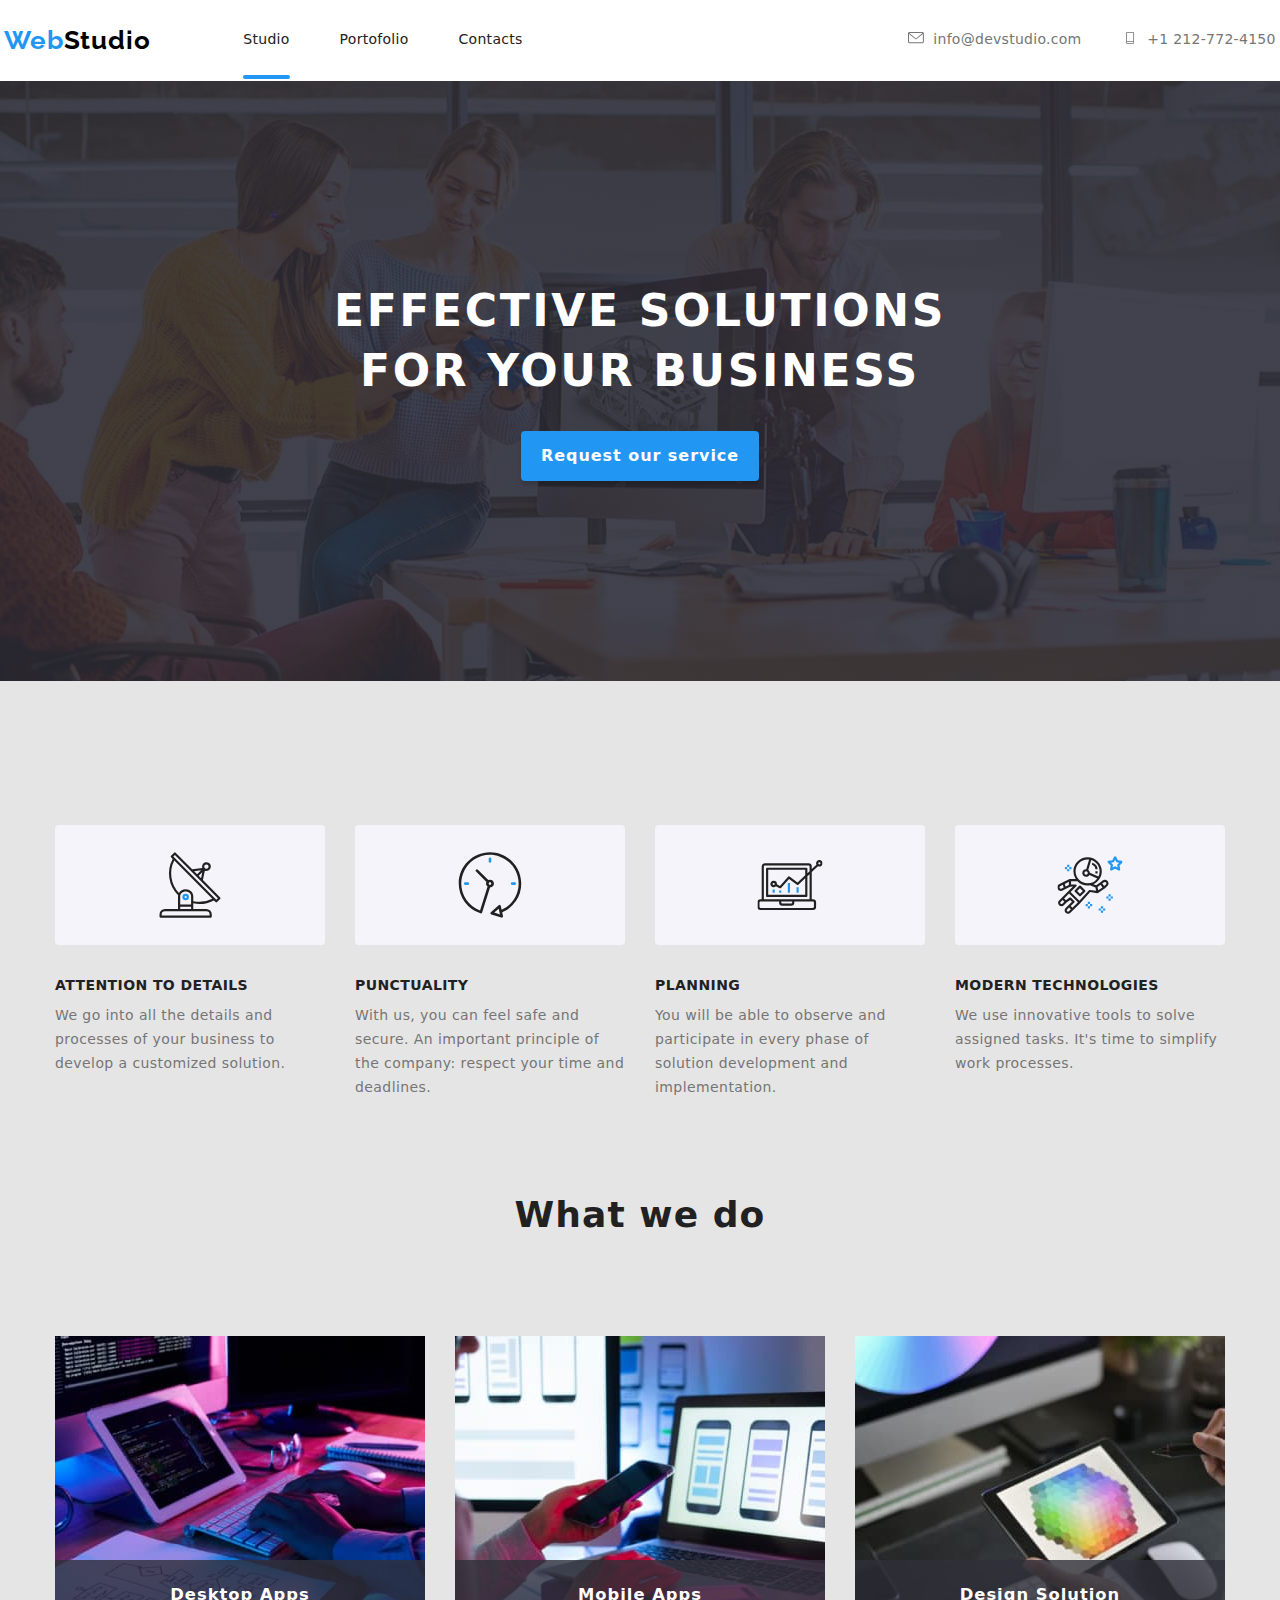
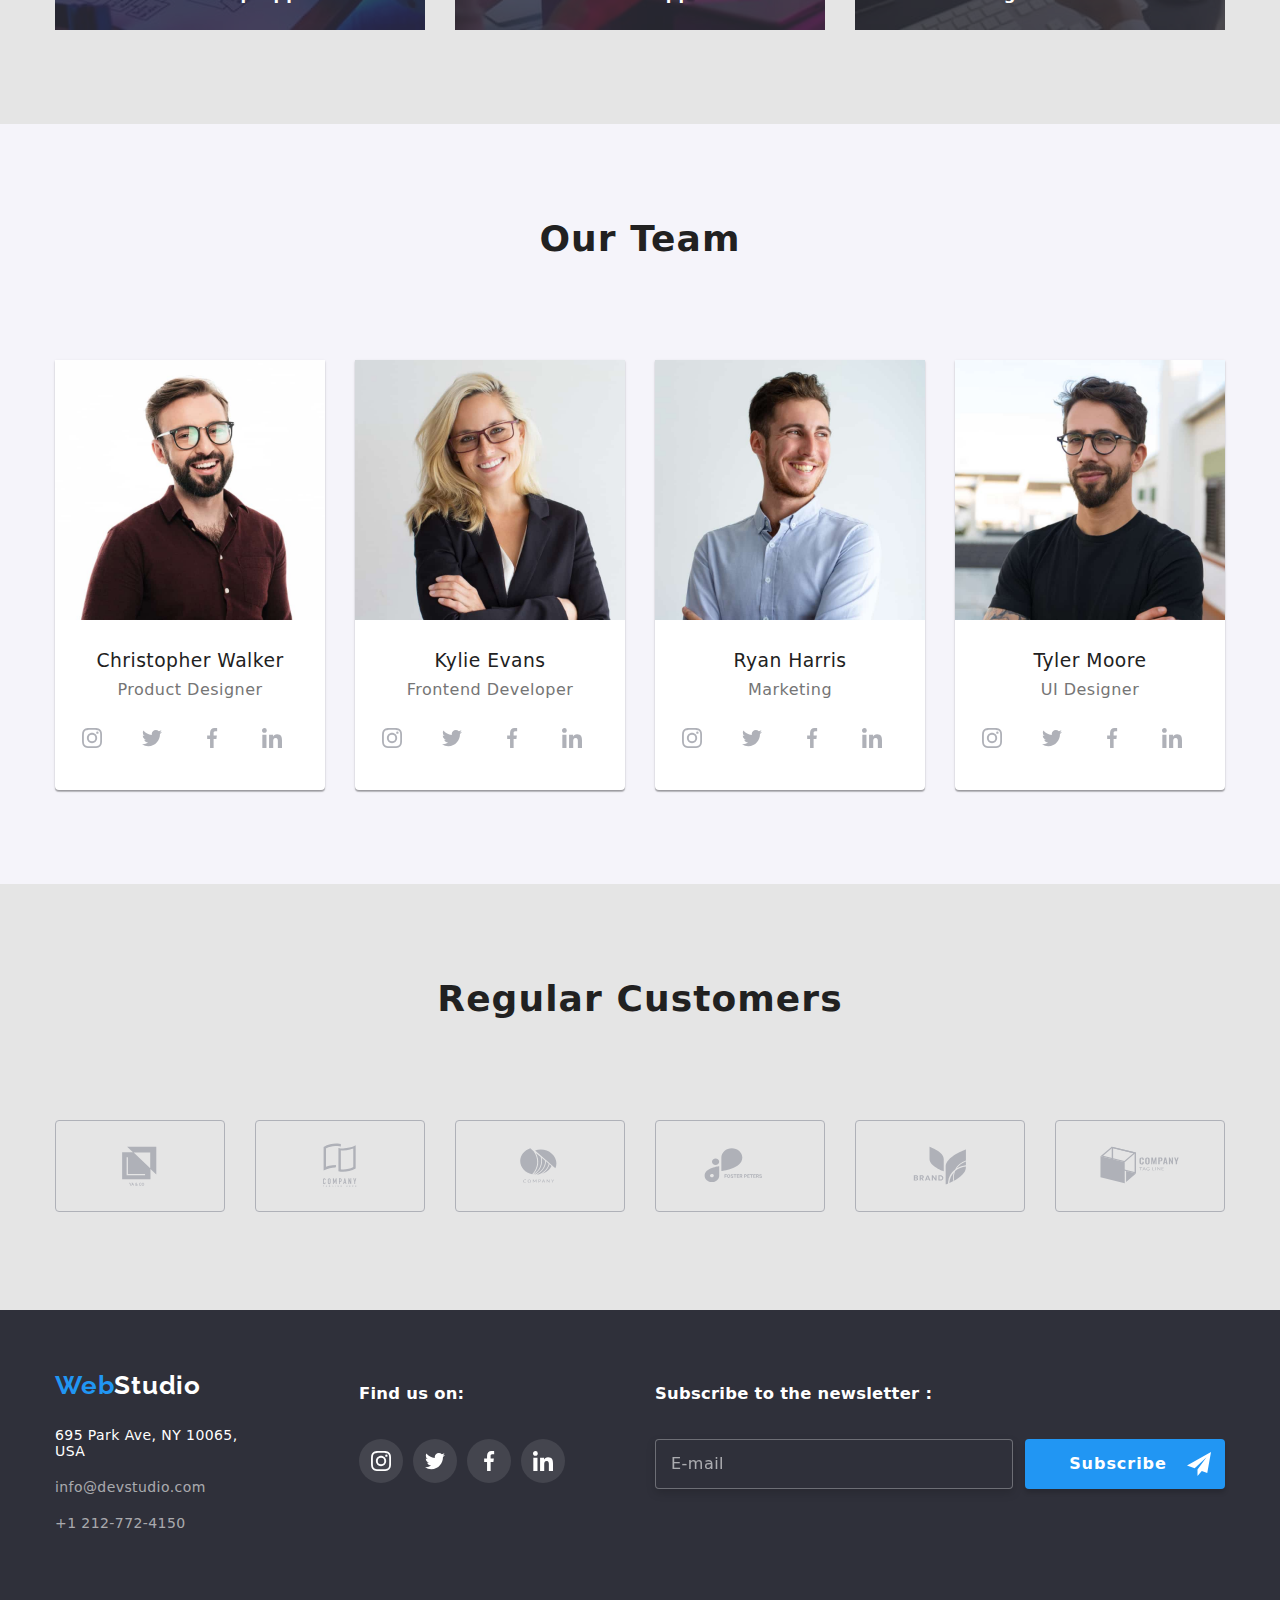
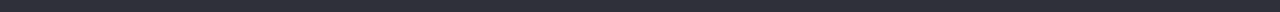
<file: index.html>
<!DOCTYPE html>
<html lang="en">
  <head>
    <meta charset="UTF-8" />
    <meta http-equiv="X-UA-Compatible" content="IE=edge" />
    <meta name="viewport" content="width=device-width, initial-scale=1.0" />
    <title>WebStudio</title>
   <!-- <link rel="stylesheet" href="css/styles.css" />-->
   <link rel="stylesheet" href="css/main.css">
    <link rel="stylesheet" href="https://cdnjs.cloudflare.com/ajax/libs/modern-normalize/1.1.0/modern-normalize.min.css"/>
    <link rel="preconnect" href="https://fonts.googleapis.com" />
    <link rel="preconnect" href="https://fonts.gstatic.com" crossorigin />
    <link href="https://fonts.googleapis.com/css2?family=Raleway:wght@700&family=Roboto:wght@400;500;700;900&display=swap" rel="stylesheet"/>
  </head>
  <body>
<!--HEADER Section-->
    <header class="header">
      <div class="header_container">
        <a class="header__logo container--link" href="index.html">
          <h2>Web<span>Studio</span></h2>
        </a>
        <nav>
          <ul class="header__navbar container--unstyled-list ">
            <li class="header__navbar__item">
              <a class="header__navbar__item__link container--link header__navbar__item__link--selected" href="index.html">Studio</a>
            </li>
            <li class="header__navbar__item">
              <a class="header__navbar__item__link container--link" href="portofolio.html">Portofolio</a>
            </li>
            <li class="header__navbar__item">
              <a class="header__navbar__item__link container--link" href="contacts.html">Contacts</a>
            </li>
          </ul>
        </nav>
        <ul class="header__contact container--unstyled-list ">
          <li class="header__contact__item">
            <a class="header__contact__item__link container--link" href="mailto:info@devstudio.com">
              <svg class="icon-mail">
                <use href="./images/icons.svg#icon_envelope"></use>
              </svg>
              info@devstudio.com
            </a>
          </li>
          <li class="header__contact__item">
            <a class="header__contact__item__link container--link" href="tel:+12127724150">
              <svg class="icon-phone">
                <use href="./images/icons.svg#icon_smartphone"></use>
              </svg>
              +1 212-772-4150
            </a>
          </li>
        </ul>
      </div>
    </header>
<!--MAIN-section-->
    <main>
    <section class="main-section">
<!--Modal section-->
        <div class="modal modal__is-hidden" data-modal>
          <div class="modal__inner">
            <button class="modal__close" data-modal-close>
              <svg class="modal__close__icon">
                <use href="./images/icons.svg#icon_close"></use>
              </svg>
            </button>   
            <form class="modal__form-service" autocomplete="off">
                <p class="modal__form-service__title">Leave your information and we'll call your back</p>
                  <label for="user_name">Name
                    <input type="text" id="user_name" name="name" class="modal__form-service__input">
                    <svg class="modal__form-service__form-icon">
                      <use href="./images/icons.svg#icon_person_form"></use>
                    </svg>
                  </label>
                  <label for="user_phone">Telephone
                    <input type="tel" id="user_phone" name="phone" class="modal__form-service__input">
                    <svg class="modal__form-service__form-icon">
                      <use href="./images/icons.svg#icon_phone_form"></use>
                    </svg>
                  </label>
                  <label for="user_email">E-mail
                    <input type="email" id="user_email" name="email" class="modal__form-service__input">
                    <svg class="modal__form-service__form-icon">
                      <use href="./images/icons.svg#icon_email_form"></use>
                    </svg>
                  </label>
                  <label for="message">Comments        
                    <textarea name="message" id="message" class="modal__form-service__message" rows="6" placeholder="Enter the text"></textarea>
                  </label>
                  <label class="modal__form-service__checkbox-terms">
                    <input type="checkbox" name="terms" />
                    <span class="modal__form-service__checkbox-replace">
                      <svg id="check_square" class="modal__form-service__checkbox-replace__svg">
                        <use href="./images/icons.svg#square"></use>
                      </svg>
                        <svg id="check_img" class="modal__form-service__checkbox-replace__svg">
                          <use href="./images/icons.svg#icon_checked"></use>
                        </svg>
                    </span>
                      I agree with the letter and accept the&nbsp;<a href="#">Terms and Conditions</a>
                    </label>
                  <button class="modal__form-service__btn" type="submit">Send</button>
              </form>
          </div>
        </div>
        <div class="hero-container">
            <h1 class="hero-container__title">EFFECTIVE SOLUTIONS FOR YOUR BUSINESS</h1>
            <button class="hero-container__button" type="button" data-modal-open>Request our service</button>
          </div>
      </section>
      <section class="description">
        <div class="container">
          <ul class="description__list container--unstyled-list ">
            <li class="description__list__item">
              <svg class="description__list__item__img">
                <use href="./images/icons.svg#icon_antenna"></use>
              </svg>
              <h4 class="description__subtitle">ATTENTION TO DETAILS </h4>
              <p class="description__text">
                We go into all the details and processes of your business to
                develop a customized solution.
              </p>
            </li>
            <li class="description__list__item">
              <svg class="description__list__item__img">
                <use href="./images/icons.svg#icon_clock"></use>
              </svg>
              <h4 class="description__subtitle">PUNCTUALITY</h4>
              <p class="description__text">
                With us, you can feel safe and secure. An important principle of
                the company: respect your time and deadlines.
              </p>
            </li>
            <li class="description__list__item">
              <svg class="description__list__item__img">
                <use href="./images/icons.svg#icon_diagram"></use>
              </svg>
              <h4 class="description__subtitle">PLANNING</h4>
              <p class="description__text">
                You will be able to observe and participate in every phase of
                solution development and implementation.
              </p>
            </li>
            <li class="description__list__item">
              <svg class="description__list__item__img">
                <use href="./images/icons.svg#icon_astronaut"></use>
              </svg>
              <h4 class="description__subtitle">MODERN TECHNOLOGIES</h4>
              <p class="description__text">
                We use innovative tools to solve assigned tasks. It's time to
                simplify work processes.
              </p>
            </li>
          </ul>
          <h2 class="container__title">What we do</h2>
          <ul class="whatWeDo__list container--unstyled-list ">
            <li class="whatWeDo__list__img">
              <img src="images/whatwedo/img1.jpg" alt="Modern Technologies"/>
              <h3 class="whatWeDo__list__title">Desktop Apps</h3>
            </li>
            <li class="whatWeDo__list__img">
              <img src="images/whatwedo/img2.jpg" alt="Smartphone design"/>
              <h3 class="whatWeDo__list__title">Mobile Apps</h3>
            </li>
            <li class="whatWeDo__list__img">
              <img src="images/whatwedo/img3.jpg" alt="Color Picker"/>
              <h3 class="whatWeDo__list__title">Design Solution</h3>
            </li>
          </ul>
        </div>
      </section>
<!--TEAM Section-->
      <section class="team">
        <div class="container">
          <h2 class="container__title team__title">Our Team</h2>
          <ul class="team__list container--unstyled-list ">
            <li class="team__list__item">
              <img src="images/team/Christopher_Walker.jpg" alt="id photo Christopher Walker" width="270" height="260"/>
              <div class="team__list__item__description">
                <h3 class="team__list__item__description__name">Christopher Walker</h3>
                <p class="team__list__item__description__job">Product Designer</p>
                <ul class="team__social-list social-list container--unstyled-list">
                  <li>
                    <a href="#" target="_blank" class="team__social-list__link">
                      <svg class="team__social-list__link__icon">
                        <use href="./images/icons.svg#icon_instagram"></use>
                      </svg>
                    </a>
                  </li>
                  <li>
                    <a href="#" target="_blank" class="team__social-list__link">
                      <svg class="team__social-list__link__icon">
                        <use href="./images/icons.svg#icon_twitter"></use>
                      </svg>
                    </a>
                  </li>
                  <li>
                    <a href="#" target="_blank" class="team__social-list__link">
                      <svg class="team__social-list__link__icon">
                        <use href="./images/icons.svg#icon_facebook"></use>
                      </svg>
                    </a>
                  </li>
                  <li>
                    <a href="#" target="_blank" class="team__social-list__link">
                      <svg class="team__social-list__link__icon">
                        <use href="./images/icons.svg#icon_linkedin"></use>
                      </svg>
                    </a>
                  </li>
                </ul>
              </div>
            </li>
            <li class="team__list__item">
              <img src="images/team/Kylie_Evans.jpg" alt="id photo Kylie Evans" width="270" height="260"/>
              <div class="team__list__item__description">
                <h3 class="team__list__item__description__name">Kylie Evans</h3>
                <p class="team__list__item__description__job">Frontend Developer</p>
                <ul class="social-list team__social-list container--unstyled-list">
                  <li>
                    <a href="#" target="_blank" class="team__social-list__link">
                      <svg class="team__social-list__link__icon">
                        <use href="./images/icons.svg#icon_instagram"></use>
                      </svg>
                    </a>
                  </li>
                  <li>
                    <a href="#" target="_blank" class="team__social-list__link">
                      <svg class="team__social-list__link__icon">
                        <use href="./images/icons.svg#icon_twitter"></use>
                      </svg>
                    </a>
                  </li>
                  <li>
                    <a href="#" target="_blank" class="team__social-list__link">
                      <svg class="team__social-list__link__icon">
                        <use href="./images/icons.svg#icon_facebook"></use>
                      </svg>
                    </a>
                  </li>
                  <li>
                    <a href="#" target="_blank" class="team__social-list__link">
                      <svg class="team__social-list__link__icon">
                        <use href="./images/icons.svg#icon_linkedin"></use>
                      </svg>
                    </a>
                  </li>
                </ul>
              </div>
            </li>
            <li class="team__list__item">
              <img src="images/team/Ryan_Harris.jpg" alt="id photo Ryan Harris" width="270" height="260"/>
              <div class="team__list__item__description">
                <h3 class="team__list__item__description__name">Ryan Harris</h3>
                <p class="team__list__item__description__job">Marketing</p>
                <ul class="social-list team__social-list container--unstyled-list">
                  <li class="social-list__item">
                    <a href="#" target="_blank" class="team__social-list__link">
                      <svg class="team__social-list__link__icon">
                        <use href="./images/icons.svg#icon_instagram"></use>
                      </svg>
                    </a>
                  </li>
                  <li>
                    <a href="#" target="_blank" class="team__social-list__link">
                      <svg class="team__social-list__link__icon">
                        <use href="./images/icons.svg#icon_twitter"></use>
                      </svg>
                    </a>
                  </li>
                  <li>
                    <a href="#" target="_blank" class="team__social-list__link">
                      <svg class="team__social-list__link__icon">
                        <use href="./images/icons.svg#icon_facebook"></use>
                      </svg>
                    </a>
                  </li>
                  <li>
                    <a href="#" target="_blank" class="team__social-list__link">
                      <svg class="team__social-list__link__icon">
                        <use href="./images/icons.svg#icon_linkedin"></use>
                      </svg>
                    </a>
                  </li>
                </ul>
              </div>
            </li>
            <li class="team__list__item">
              <img src="images/team/Tyler_Moore.jpg" alt="id photo Tyler Moore" width="270" height="260"/>
              <div class="team__list__item__description">
                <h3 class="team__list__item__description__name">Tyler Moore</h3>
                <p class="team__list__item__description__job">UI Designer</p>
                <ul class="social-list team__social-list container--unstyled-list">
                  <li>
                    <a href="#" target="_blank" class="team__social-list__link">
                      <svg class="team__social-list__link__icon">
                        <use href="./images/icons.svg#icon_instagram"></use>
                      </svg>
                    </a>
                  </li>
                  <li>
                    <a href="#" target="_blank" class="team__social-list__link">
                      <svg class="team__social-list__link__icon">
                        <use href="./images/icons.svg#icon_twitter"></use>
                      </svg>
                    </a>
                  </li>
                  <li>
                    <a href="#" target="_blank" class="team__social-list__link">
                      <svg class="team__social-list__link__icon">
                        <use href="./images/icons.svg#icon_facebook"></use>
                      </svg>
                    </a>
                  </li>
                  <li>
                    <a href="#" target="_blank" class="team__social-list__link">
                      <svg class="team__social-list__link__icon">
                        <use href="./images/icons.svg#icon_linkedin"></use>
                      </svg>
                    </a>
                  </li>
                </ul>
              </div>
            </li>
          </ul>
        </div>
      </section>
<!--CUSTOMERS section-->
      <section class="customer">
        <div class="container">
          <h2 class="container__title customer__title">Regular Customers</h2>
          <ul class="customer__list container--unstyled-list">
            <li class="customer__list__item">
              <svg class="customer__list__item__img">
                <use href="./images/icons.svg#icon_company1"></use>
              </svg>
            </li>
            <li class="customer__list__item">
              <svg class="customer__list__item__img">
                <use href="./images/icons.svg#icon_company2"></use>
              </svg>
            </li>
            <li class="customer__list__item">
              <svg class="customer__list__item__img">
                <use href="./images/icons.svg#icon_company3"></use>
              </svg>
            </li>
            <li class="customer__list__item">
              <svg class="customer__list__item__img">
                <use href="./images/icons.svg#icon_company4"></use>
              </svg>
            </li>
            <li class="customer__list__item">
              <svg class="customer__list__item__img">
                <use href="./images/icons.svg#icon_company5"></use>
              </svg>
            </li>
            <li class="customer__list__item">
              <svg class="customer__list__item__img">
                <use href="./images/icons.svg#icon_company6"></use>
              </svg>
            </li>
          </ul>
        </div>
      </section>
    </main>
<!--FOOTER Section-->
<footer class="footer-section--dark">
  <div class="container">
    <ul class="footer-section__description container--unstyled-list">
      <li class="footer-section__description__item">
          <a class="footer-section__description__logo container--link" href="index.html">
            <h2>Web<span>Studio</span></h2>
          </a>
          <address>
            <ul class="footer-section__description__address container--unstyled-list">
              <li class="footer-section__description__address__item">
                <a class="footer-section__description__address__item__link container--link" href="https://goo.gl/maps/LJvVeoaxAgHyDT5w8" target="_blank">695 Park Ave, NY 10065, USA</a>
              </li>
              <li class="footer-section__description__address__item">
                <a class="footer-section__description__address__item__link container--link" href="mailto:info@devstudio.com">info@devstudio.com</a>
              </li>
              <li class="footer-section__description__address__item">
                <a class="footer-section__description__address__item__link container--link" href="tel:+12127724150">+1 212-772-4150</a>
              </li>
            </ul>
          </address>
        </li>
        <li class="footer-section__description__item">
        <h3 class="footer-section__title">Find us on:</h3><br>
        <ul class="social-list social-list--footer container--unstyled-list">
          <li>
            <a href="#" target="_blank" class="team__social-list__link team__social-list__link--footer">
              <svg class="team__social-list__link__icon team__social-list__link__icon--footer">
                <use href="./images/icons.svg#icon_instagram"></use>
              </svg>
            </a>
          </li>
          <li>
            <a href="#" target="_blank" class="team__social-list__link team__social-list__link--footer">
              <svg class="team__social-list__link__icon team__social-list__link__icon--footer">
                <use href="./images/icons.svg#icon_twitter"></use>
              </svg>
            </a>
          </li>
          <li>
            <a href="#" target="_blank" class="team__social-list__link team__social-list__link--footer">
              <svg class="team__social-list__link__icon team__social-list__link__icon--footer">
                <use href="./images/icons.svg#icon_facebook"></use>
              </svg>
            </a>
          </li>
          <li>
            <a href="#" target="_blank" class="team__social-list__link team__social-list__link--footer">
              <svg class="team__social-list__link__icon team__social-list__link__icon--footer">
                <use href="./images/icons.svg#icon_linkedin"></use>
              </svg>
            </a>
          </li>
        </ul>
      </li>              
      <li class="footer-section__description__item">
        <h3 class="footer-section__title">Subscribe to the newsletter : </h3><br>
        <form class="footer-section__newsletter__form" autocomplete="off">
          <input type="email" name="email" placeholder="E-mail" />
          <button type="submit">Subscribe
            <svg class="footer-section__newsletter__icon">
              <use href="./images/icons.svg#icon_send"></use>
            </svg>
          </button>
        </form>
      </li>
    </ul>
  </div>
</footer>
    <script src="./js/modal.js"></script>
  </body>
</html>
</file>
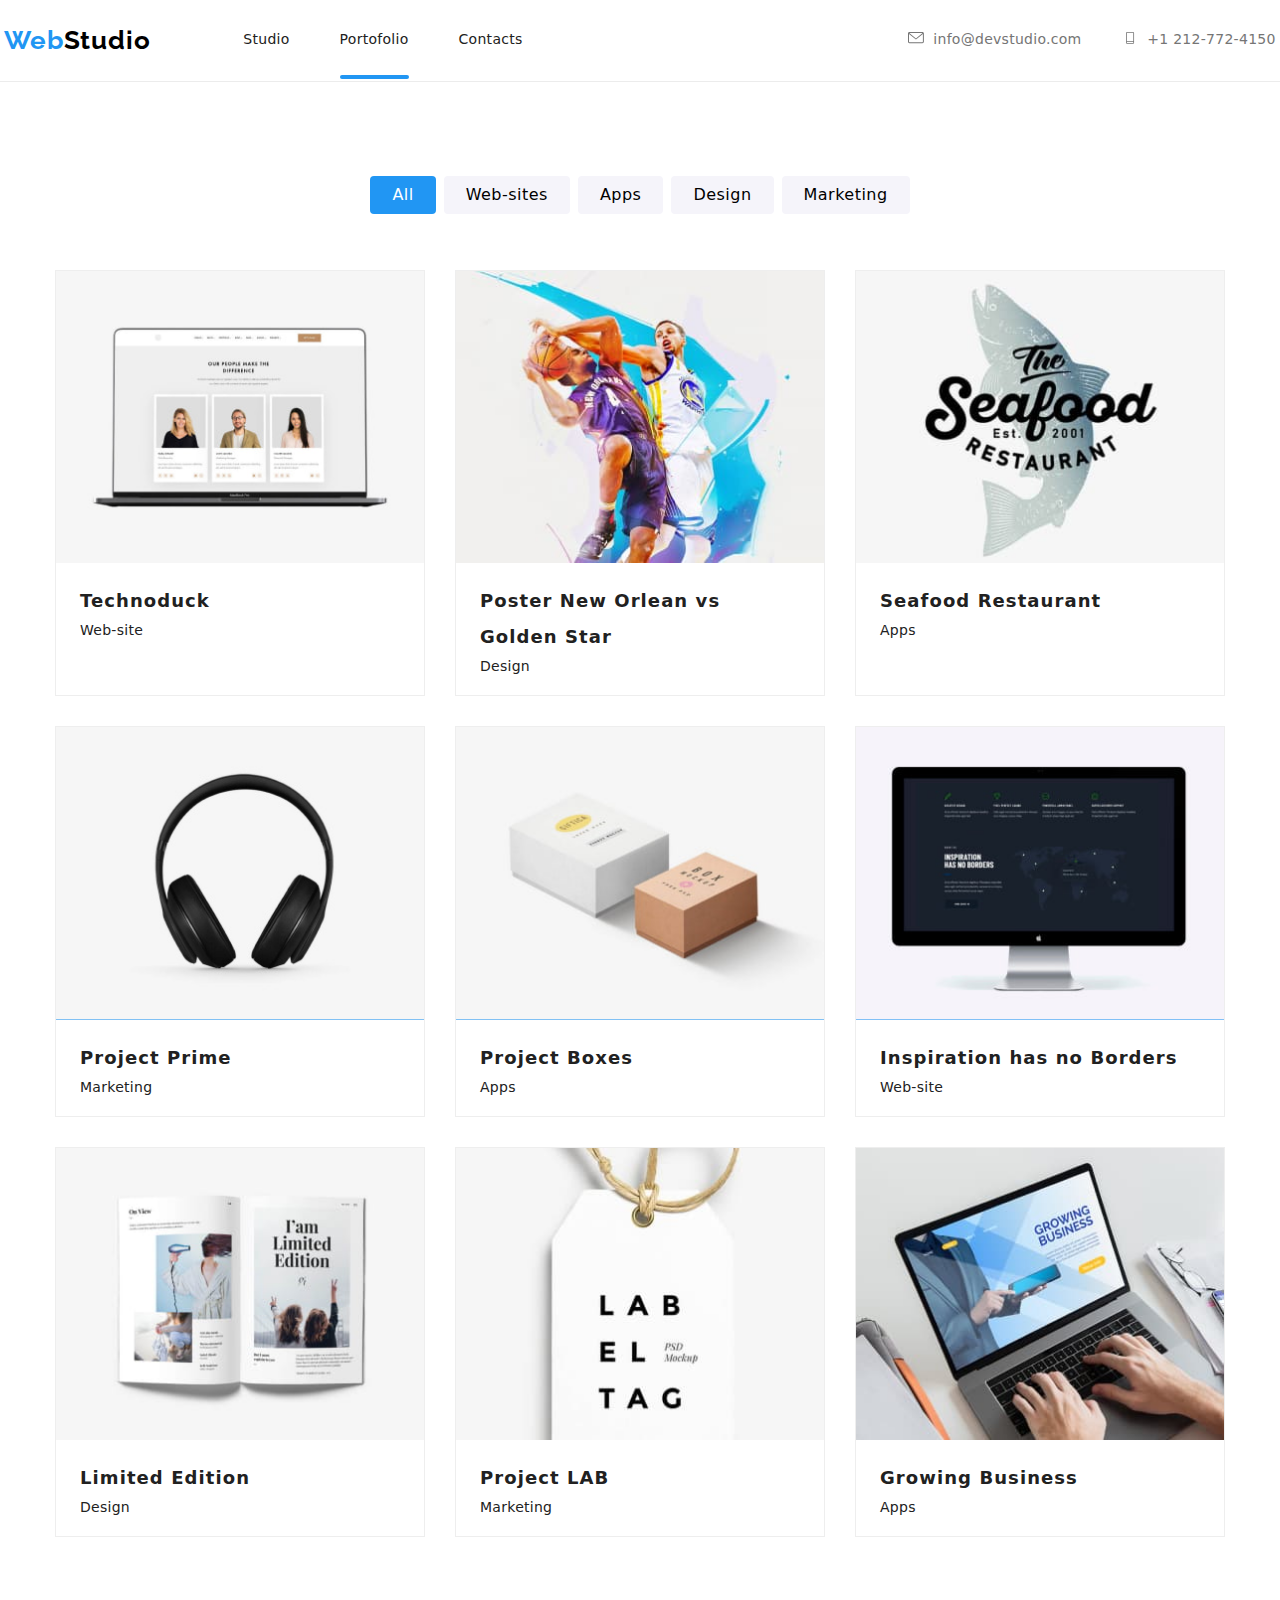
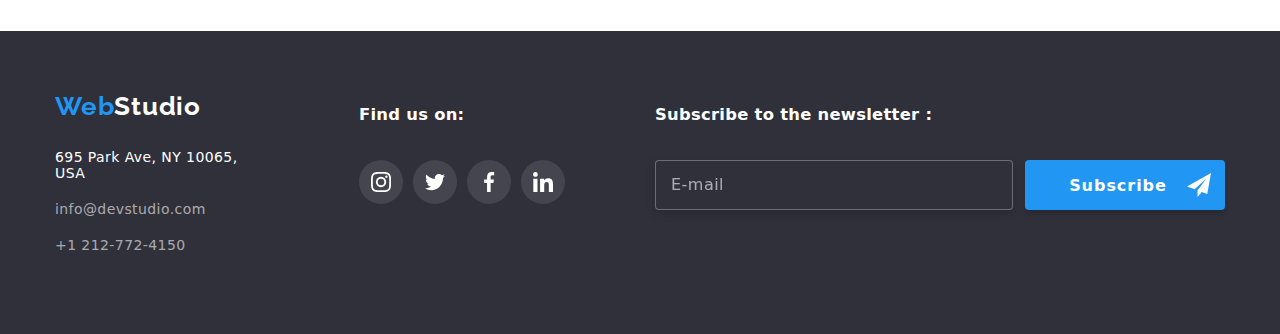
<file: portofolio.html>
<!DOCTYPE html>
<html lang="en">
  <head>
    <meta charset="UTF-8" />
    <meta http-equiv="X-UA-Compatible" content="IE=edge" />
    <meta name="viewport" content="width=device-width, initial-scale=1.0"/>
    <title>WebStudio</title>
    <!--<link rel="stylesheet" href="css/styles.css">-->
   <link rel="stylesheet" href="css/main.css">
    <link rel="stylesheet" href="https://cdnjs.cloudflare.com/ajax/libs/modern-normalize/1.0.0/modern-normalize.min.css"/>
    <link rel="preconnect" href="https://fonts.googleapis.com">
    <link rel="preconnect" href="https://fonts.gstatic.com" crossorigin>
    <link href="https://fonts.googleapis.com/css2?family=Raleway:wght@700&family=Roboto:wght@400;500;700;900&display=swap" rel="stylesheet">
  </head>
  <body>
    <!--HEADER Section-->
        <header class="header">
          <div class="header_container">
            <a class="header__logo container--link" href="index.html">
              <h2>Web<span>Studio</span></h2>
            </a>
            <nav>
              <ul class="header__navbar container--unstyled-list ">
                <li class="header__navbar__item">
                  <a class="header__navbar__item__link container--link" href="index.html">Studio</a>
                </li>
                <li class="header__navbar__item">
                  <a class="header__navbar__item__link container--link header__navbar__item__link--selected" href="portofolio.html">Portofolio</a>
                </li>
                <li class="header__navbar__item">
                  <a class="header__navbar__item__link container--link" href="contacts.html">Contacts</a>
                </li>
              </ul>
            </nav>
            <ul class="header__contact container--unstyled-list ">
              <li class="header__contact__item">
                <a class="header__contact__item__link container--link" href="mailto:info@devstudio.com">
                  <svg class="icon-mail">
                    <use href="./images/icons.svg#icon_envelope"></use>
                  </svg>
                  info@devstudio.com
                </a>
              </li>
              <li class="header__contact__item">
                <a class="header__contact__item__link container--link" href="tel:+12127724150">
                  <svg class="icon-phone">
                    <use href="./images/icons.svg#icon_smartphone"></use>
                  </svg>
                  +1 212-772-4150
                </a>
              </li>
            </ul>
          </div>
        </header>
<!--portofolio menu-->
    <main>
      <section class="portofolio portofolio--line">
        <div class="container">
          <h1 class="portofolio--is_hidden">Portofolio Section</h1>
          <ul class="portofolio__menu container--unstyled-list">
            <li class="portofolio__menu__item"><button class="portofolio__menu__item__btn portofolio__menu__item__btn--selected" type="button">All</button></li>
            <li class="portofolio__menu__item"><button class="portofolio__menu__item__btn" type="button">Web-sites</button></li>
            <li class="portofolio__menu__item"><button class="portofolio__menu__item__btn" type="button">Apps</button></li>
            <li class="portofolio__menu__item"><button class="portofolio__menu__item__btn" type="button">Design</button></li>
            <li class="portofolio__menu__item"><button class="portofolio__menu__item__btn" type="button">Marketing</button></li>
          </ul>
<!--portofolio list-->
          <ul class="portofolio__list container--unstyled-list">
              <li class="portofolio__list__item">
                <div class="portofolio__list__item__img">
                  <img src="images/portofolio/img1.jpg" alt="websites-technoduck" width="370" height="294">
                  <div class="portofolio__list__item__overlay">
                    <p class="portofolio__list__item__text">
                      Technoduck is a state-of-the-art coronavirus distribution platform. Companies use this platform for digital espionage and attacks on competitors' secure servers.
                    </p>
                  </div>
                </div>
                <div class="portofolio__list__item__description">
                  <h3 class="portofolio__list__item__description_name">Technoduck</h3>
                  <p class="portofolio__list__item__description_text">Web-site</p>
                </div>
              </li>
              <li class="portofolio__list__item">
                <div class="portofolio__list__item__img">
                  <img src="images/portofolio/img2.jpg" alt="Poster New Orlean vs Golden Star" width="370" height="294">
                  <div class="portofolio__list__item__overlay">
                    <p class="portofolio__list__item__text">
                      Technoduck is a state-of-the-art coronavirus distribution platform. Companies use this platform for digital espionage and attacks on competitors' secure servers.
                    </p>
                  </div>
                </div>
                <div class="portofolio__list__item__description">
                  <h3 class="portofolio__list__item__description_name">Poster New Orlean vs Golden Star</h3>
                  <p class="portofolio__list__item__description_text">Design</p>
                </div>
              </li>
              <li class="portofolio__list__item">
                <div class="portofolio__list__item__img">
                  <img src="images/portofolio/img3.jpg" alt="Seafood Restaurant" width="370" height="294">
                  <div class="portofolio__list__item__overlay">
                    <p class="portofolio__list__item__text">
                      Technoduck is a state-of-the-art coronavirus distribution platform. Companies use this platform for digital espionage and attacks on competitors' secure servers.
                    </p>
                  </div>
                </div>
                <div class="portofolio__list__item__description">
                  <h3 class="portofolio__list__item__description_name">Seafood Restaurant</h3>
                  <p class="portofolio__list__item__description_text">Apps</p>
                </div>
              </li>
              <li class="portofolio__list__item">
                <div class="portofolio__list__item__img">
                  <img src="images/portofolio/img4.jpg" alt="Project Prime" width="370" height="294">
                  <div class="portofolio__list__item__overlay">
                    <p class="portofolio__list__item__text">
                      Technoduck is a state-of-the-art coronavirus distribution platform. Companies use this platform for digital espionage and attacks on competitors' secure servers.
                    </p>
                  </div>
                </div>
                <div class="portofolio__list__item__description">
                  <h3 class="portofolio__list__item__description_name">Project Prime</h3>
                  <p class="portofolio__list__item__description_text">Marketing</p>
                </div>
              </li>
              <li class="portofolio__list__item">
                <div class="portofolio__list__item__img">
                  <img src="images/portofolio/img5.jpg" alt="Project Boxes" width="370" height="294">
                  <div class="portofolio__list__item__overlay">
                    <p class="portofolio__list__item__text">
                      Technoduck is a state-of-the-art coronavirus distribution platform. Companies use this platform for digital espionage and attacks on competitors' secure servers.
                    </p>
                  </div>
                </div>
                <div class="portofolio__list__item__description">
                  <h3 class="portofolio__list__item__description_name">Project Boxes</h3>
                  <p class="portofolio__list__item__description_text">Apps</p>
                </div>
              </li>
              <li class="portofolio__list__item">
                <div class="portofolio__list__item__img">
                  <img src="images/portofolio/img6.jpg" alt="Inspiration has no Borders" width="370" height="294">
                  <div class="portofolio__list__item__overlay">
                    <p class="portofolio__list__item__text">
                      Technoduck is a state-of-the-art coronavirus distribution platform. Companies use this platform for digital espionage and attacks on competitors' secure servers.
                    </p>
                  </div>
                </div>
                <div class="portofolio__list__item__description">
                  <h3 class="portofolio__list__item__description_name">Inspiration has no Borders</h3>
                  <p class="portofolio__list__item__description_text">Web-site</p>
                </div>
              </li>
              <li class="portofolio__list__item">
                <div class="portofolio__list__item__img">
                  <img src="images/portofolio/img7.jpg" alt="Limited Edition" width="370" height="294">
                  <div class="portofolio__list__item__overlay">
                    <p class="portofolio__list__item__text">
                      Technoduck is a state-of-the-art coronavirus distribution platform. Companies use this platform for digital espionage and attacks on competitors' secure servers.
                    </p>
                  </div>
                </div>
                <div class="portofolio__list__item__description">
                  <h3 class="portofolio__list__item__description_name">Limited Edition</h3>
                  <p class="portofolio__list__item__description_text">Design</p>
                </div>
              </li>
              <li class="portofolio__list__item">
                <div class="portofolio__list__item__img">
                  <img src="images/portofolio/img8.jpg" alt="Project LAB" width="370" height="294">
                  <div class="portofolio__list__item__overlay">
                    <p class="portofolio__list__item__text">
                      Technoduck is a state-of-the-art coronavirus distribution platform. Companies use this platform for digital espionage and attacks on competitors' secure servers.
                    </p>
                  </div>
                </div>
                <div class="portofolio__list__item__description">
                  <h3 class="portofolio__list__item__description_name">Project LAB</h3>
                  <p class="portofolio__list__item__description_text">Marketing</p>
                </div>
              </li>
              <li class="portofolio__list__item">
                <div class="portofolio__list__item__img">
                  <img src="images/portofolio/img9.jpg" alt="Growing Business" width="370" height="294">
                  <div class="portofolio__list__item__overlay">
                    <p class="portofolio__list__item__text">
                      Technoduck is a state-of-the-art coronavirus distribution platform. Companies use this platform for digital espionage and attacks on competitors' secure servers.
                    </p>
                  </div>
                </div>
                <div class="portofolio__list__item__description">
                  <h3 class="portofolio__list__item__description_name">Growing Business</h3>
                  <p class="portofolio__list__item__description_text">Apps</p>
                </div>
              </li>
            </ul>
          </div>
        </section>
    </main>
<!--FOOTER Section-->
<footer class="footer-section--dark">
  <div class="container">
    <ul class="footer-section__description container--unstyled-list">
      <li class="footer-section__description__item">
          <a class="footer-section__description__logo container--link" href="index.html">
            <h2>Web<span>Studio</span></h2>
          </a>
          <address>
            <ul class="footer-section__description__address container--unstyled-list">
              <li class="footer-section__description__address__item">
                <a class="footer-section__description__address__item__link container--link" href="https://goo.gl/maps/LJvVeoaxAgHyDT5w8" target="_blank">695 Park Ave, NY 10065, USA</a>
              </li>
              <li class="footer-section__description__address__item">
                <a class="footer-section__description__address__item__link container--link" href="mailto:info@devstudio.com">info@devstudio.com</a>
              </li>
              <li class="footer-section__description__address__item">
                <a class="footer-section__description__address__item__link container--link" href="tel:+12127724150">+1 212-772-4150</a>
              </li>
            </ul>
          </address>
        </li>
        <li class="footer-section__description__item">
        <h3 class="footer-section__title">Find us on:</h3><br>
        <ul class="social-list social-list--footer container--unstyled-list">
          <li>
            <a href="#" target="_blank" class="team__social-list__link team__social-list__link--footer">
              <svg class="team__social-list__link__icon team__social-list__link__icon--footer">
                <use href="./images/icons.svg#icon_instagram"></use>
              </svg>
            </a>
          </li>
          <li>
            <a href="#" target="_blank" class="team__social-list__link team__social-list__link--footer">
              <svg class="team__social-list__link__icon team__social-list__link__icon--footer">
                <use href="./images/icons.svg#icon_twitter"></use>
              </svg>
            </a>
          </li>
          <li>
            <a href="#" target="_blank" class="team__social-list__link team__social-list__link--footer">
              <svg class="team__social-list__link__icon team__social-list__link__icon--footer">
                <use href="./images/icons.svg#icon_facebook"></use>
              </svg>
            </a>
          </li>
          <li>
            <a href="#" target="_blank" class="team__social-list__link team__social-list__link--footer">
              <svg class="team__social-list__link__icon team__social-list__link__icon--footer">
                <use href="./images/icons.svg#icon_linkedin"></use>
              </svg>
            </a>
          </li>
        </ul>
      </li>              
      <li class="footer-section__description__item">
        <h3 class="footer-section__title">Subscribe to the newsletter : </h3><br>
        <form class="footer-section__newsletter__form" autocomplete="off">
          <input type="email" name="email" placeholder="E-mail" />
          <button type="submit">Subscribe
            <svg class="footer-section__newsletter__icon">
              <use href="./images/icons.svg#icon_send"></use>
            </svg>
          </button>
        </form>
      </li>
    </ul>
  </div>
</footer>
  </body>
</html>
</file>
<file: css/main.css>
:root {
  --primary-color: #212121;
  --secondary-color: #757575;
  --white-color: #ffffff;
  --black-color: #000000;
  --blue-color: #2196f3;
  --darkgray-color: #2f303a;
  --lightgray-color: #afb1b8;
  --gray-color1: #e5e5e5;
  --gray-color2: #ececec;
  --gray-color3: #eeeeee;
  --grayBlue-color: #f5f4fa;
  --letterspacing: 0.03em;
  --letterspacingH: 0.06em;
  --text-transformUpper: var(--text-transformUpper);
  --fontweight-bold: 700;
  --padding-general: 94px;
  --border-radius: 50%;
  --border-radius4: 4px;
  --width-max: 100%;
  --height-max: 100%;
  --fontsize-medium: 18px;
  --gap-primary: 30px;
  --box-shadow: 0px 4px 4px rgba(0, 0, 0, 0.15);
  --main-font: "Roboto", sans-serif;
  --secondary-font: "Raleway", sans-serif;
}

@-webkit-keyframes animateContact {
  0% {
    transform: scale(1);
  }
  70% {
    transform: scale(1.2);
  }
  100% {
    transform: scale(1);
  }
}
@keyframes animateContact {
  0% {
    transform: scale(1);
  }
  70% {
    transform: scale(1.2);
  }
  100% {
    transform: scale(1);
  }
}
@-webkit-keyframes in-out {
  from {
    transform: scale(0.7);
  }
  to {
    transform: scale(1);
  }
}
@keyframes in-out {
  from {
    transform: scale(0.7);
  }
  to {
    transform: scale(1);
  }
}
/*placeholders helpers*/
.footer-section__description__logo h2, .header__logo h2 {
  font-family: var(--secondary-font);
  font-weight: var(--fontweight-bold);
  font-size: 26px;
  line-height: 1.19;
  letter-spacing: var(--letterspacing);
  color: var(--blue-color);
}

.icon-mail,
.icon-phone {
  width: 16px;
  height: 12px;
  margin-right: 5px;
  fill: var(--secondary-color);
}

.customer, .description {
  background-color: var(--gray-color1);
}

.team__list, .whatWeDo__list, .description__list {
  display: flex;
  flex-direction: row;
  /*flex-wrap: wrap;*/
  gap: var(--gap-primary);
  padding-bottom: var(--padding-general);
  padding-top: 50px;
}

.team--footer, .team__social-list {
  justify-content: center;
  align-items: center;
  padding-top: 16px;
}

.team__social-list__link--footer, .team__social-list__link {
  display: flex;
  flex-direction: row;
  /*flex-wrap: wrap;*/
  justify-content: center;
  align-items: center;
  width: 44px;
  height: 44px;
  fill: var(--lightgray-color);
}

.team__social-list__link__icon--footer, .team__social-list__link__icon {
  width: 20px;
  height: 20px;
}

.modal__form-service__message:focus, .modal__form-service__input:focus {
  transition: border 250ms cubic-bezier(0.4, 0, 0.2, 1);
  border: 1px solid var(--blue-color);
  cursor: pointer;
}

.modal__form-service__message, .modal__form-service__input {
  border: 1px solid rgba(33, 33, 33, 0.2);
  border-radius: var(--border-radius4);
  margin-top: 4px;
  width: var(--width-max);
}

.modal__form-service__checkbox-replace, .modal__form-service__checkbox-terms {
  display: inline-flex;
  justify-content: center;
  align-items: center;
}

* {
  -webkit-margin-before: 0;
          margin-block-start: 0;
  -webkit-margin-after: 0;
          margin-block-end: 0;
  -webkit-margin-start: 0;
          margin-inline-start: 0;
  -webkit-margin-end: 0;
          margin-inline-end: 0;
  -webkit-padding-start: 0;
          padding-inline-start: 0;
}

*,
::before,
::after {
  box-sizing: border-box;
}

body {
  font-family: var(--primary-font);
  font-weight: 400;
  font-size: 14px;
  line-height: 1.14;
  letter-spacing: 0.02em;
  color: var(--primary-color);
  background-color: var(--white-color);
}

img {
  display: block;
  max-width: var(--width-max);
  height: auto;
}

.container {
  max-width: 1200px;
  padding-left: 15px;
  padding-right: 15px;
  width: var(--width-max);
  margin: 0 auto;
}
.container__title {
  padding-bottom: 50px;
  font-size: 36px;
  line-height: 1.16;
  text-align: center;
  letter-spacing: var(--letterspacing);
  color: var(--primary-color);
  font-weight: var(--fontweight-bold);
}
.container--link {
  text-decoration: none;
}
.container--unstyled-list {
  list-style-type: none;
}

/*description and WhatWeDo*/
.description__subtitle {
  color: var(--primary-color);
  font-weight: var(--fontweight-bold);
  letter-spacing: var(--letterspacing);
  text-transform: var(--text-transformUpper);
  margin-bottom: 10px;
}
.description__text {
  color: var(--secondary-color);
  letter-spacing: var(--letterspacing);
  line-height: 1.71;
}
.description__list__item {
  flex-basis: calc((100% - 90px) / 4);
  padding-top: var(--padding-general);
}
.description__list__item__img {
  width: 270px;
  height: 120px;
  background-color: var(--grayBlue-color);
  border-radius: var(--border-radius4);
  margin-bottom: 30px;
  padding: 25px 102.34px 25px 102.34px;
}

.whatWeDo__list__img {
  flex-basis: calc((100% - 60px) / 3);
  position: relative;
  width: var(--width-max);
  -o-object-fit: cover;
     object-fit: cover;
}
.whatWeDo__list__title {
  text-align: center;
  letter-spacing: var(--letterspacingH);
  color: var(--white-color);
  text-transform: var(--text-transformUpper);
  width: var(--width-max);
  font-weight: var(--fontweight-bold);
  font-style: normal;
  line-height: 16px;
  background-color: rgba(47, 48, 58, 0.8);
  padding: 27px;
  position: absolute;
  bottom: 0;
  left: 0;
}

/*main img*/
.main-section {
  background-image: linear-gradient(to right, rgba(47, 48, 58, 0.8), rgba(47, 48, 58, 0.8)), url("../images/main_img.jpg");
  background-repeat: no-repeat;
  background-size: cover;
  max-height: 600px;
  background-position: top center;
}

.hero-container {
  display: flex;
  flex-direction: column;
  justify-content: center;
  align-items: center;
  padding-top: 200px;
  padding-bottom: 200px;
  gap: var(--gap-primary);
  /*margin: 200px 452px 200px 452px;*/
}
.hero-container__title {
  text-align: center;
  letter-spacing: var(--letterspacingH);
  color: var(--white-color);
  text-transform: var(--text-transformUpper);
  font-weight: 900;
  font-size: 44px;
  line-height: 1.36;
  max-width: 696px;
}
.hero-container__button {
  text-align: center;
  letter-spacing: var(--letterspacingH);
  color: var(--white-color);
  font-weight: var(--fontweight-bold);
  font-size: 16px;
  border-radius: var(--border-radius4);
  box-shadow: var(--box-shadow);
  background-color: var(--blue-color);
  border: none;
  min-width: 200px;
  line-height: 1.87;
  padding: 10px 20px;
  box-shadow: var(--box-shadow);
  text-decoration: none;
}
.hero-container__button:hover, .hero-container__button:active, .hero-container__button:focus {
  transform: scale(1.03);
}

/*modal*/
.modal {
  display: flex;
  flex-direction: row;
  /*flex-wrap: wrap;*/
  justify-content: center;
  align-items: center;
  width: var(--width-max);
  height: var(--height-max);
  position: fixed;
  top: 0;
  left: 0;
  bottom: 0;
  right: 0;
  z-index: 99;
  background-color: rgba(0, 0, 0, 0.2);
  transition: opacity 250ms cubic-bezier(0.4, 0, 0.2, 1), transform 250ms cubic-bezier(0.4, 0, 0.2, 1);
  max-height: 1024px;
}
.modal__is-hidden {
  visibility: hidden;
  opacity: 0;
  pointer-events: none;
  transform: scale(0.1);
}
.modal__inner {
  border-radius: var(--border-radius4);
  transition: opacity 250ms cubic-bezier(0.4, 0, 0.2, 1), transform 250ms cubic-bezier(0.4, 0, 0.2, 1);
  position: relative;
  margin: auto;
  width: 528px;
  height: 581px;
  background-color: var(--white-color);
  box-shadow: 0px 1px 3px rgba(0, 0, 0, 0.12), 0px 1px 1px rgba(0, 0, 0, 0.14), 0px 2px 1px rgba(0, 0, 0, 0.2);
}
.modal__close {
  display: flex;
  flex-direction: row;
  /*flex-wrap: wrap;*/
  justify-content: center;
  align-items: center;
  width: 30px;
  height: 30px;
  padding: 0;
  margin: 0;
  border: 1px solid rgba(0, 0, 0, 0.1);
  border-radius: var(--border-radius);
  color: currentColor;
  cursor: pointer;
  position: absolute;
  top: 8px;
  right: 8px;
  z-index: 1;
}
.modal__close__icon {
  fill: currentColor;
}
.modal__close:hover, .modal__close:focus {
  color: var(--blue-color);
  transition: color 250ms cubic-bezier(0.4, 0, 0.2, 1);
}

/*formularul din modal*/
.modal__form-service {
  display: flex;
  flex-direction: column;
  padding: 40px;
  position: relative;
  height: var(--height-max);
  bottom: 0;
}
.modal__form-service__title {
  display: flex;
  flex-direction: row;
  /*flex-wrap: wrap;*/
  flex-wrap: nowrap;
  font-weight: var(--fontweight-bold);
  letter-spacing: var(--letterspacing);
  font-size: var(--fontsize-medium);
  line-height: 23px;
  position: relative;
  padding-bottom: 2px;
}
.modal__form-service label {
  display: block;
  position: relative;
  font-style: normal;
  font-size: 12px;
  line-height: 14px;
  letter-spacing: 0.01em;
  color: var(--secondary-color);
  margin-top: 10px;
}
.modal__form-service__btn {
  display: flex;
  flex-direction: row;
  /*flex-wrap: wrap;*/
  justify-content: center;
  align-items: center;
  margin-left: auto;
  margin-right: auto;
  height: 50px;
  cursor: pointer;
  font-weight: var(--fontweight-bold);
  font-size: 16px;
  border-radius: var(--border-radius4);
  box-shadow: var(--box-shadow);
  background-color: var(--blue-color);
  border: none;
  min-width: 200px;
  line-height: 1.87;
  letter-spacing: var(--letterspacingH);
  color: var(--white-color);
}
.modal__form-service__input {
  height: 40px;
  width: var(--width-max);
  padding: 12px 42px;
  outline: none;
}
.modal__form-service__input:focus + .modal__form-service__form-icon {
  transition: fill 250ms cubic-bezier(0.4, 0, 0.2, 1);
  fill: var(--blue-color);
}
.modal__form-service__message {
  display: block;
  position: relative;
  height: 120px;
  resize: none;
  margin-bottom: 10px;
  padding: 12px 16px;
  outline: none;
}
.modal__form-service__message::-moz-placeholder {
  font-size: 12px;
  line-height: 14px;
  letter-spacing: 0.01em;
  color: rgba(117, 117, 117, 0.5);
}
.modal__form-service__message:-ms-input-placeholder {
  font-size: 12px;
  line-height: 14px;
  letter-spacing: 0.01em;
  color: rgba(117, 117, 117, 0.5);
}
.modal__form-service__message::placeholder {
  font-size: 12px;
  line-height: 14px;
  letter-spacing: 0.01em;
  color: rgba(117, 117, 117, 0.5);
}
.modal__form-service__form-icon {
  width: 15px;
  height: 15px;
  position: absolute;
  left: 15px;
  top: 70%;
  transform: translateY(-70%);
  white-space: nowrap;
  fill: var(--primary-color);
}
.modal__form-service__checkbox-terms {
  margin-bottom: 28px;
  cursor: pointer;
  font-size: 14px;
  line-height: 1.71;
  letter-spacing: var(--letterspacing);
  color: var(--secondary-color);
}
.modal__form-service__checkbox-terms a {
  color: var(--blue-color);
}
.modal__form-service__checkbox-replace {
  margin-right: 7px;
}
.modal__form-service__checkbox-replace__svg {
  width: 16px;
  height: 15px;
}

input[type=checkbox] {
  display: none;
}
input[type=checkbox]:checked + .modal__form-service__checkbox-replace {
  background-color: var(--blue-color);
  fill: var(--blue-color);
}
input[type=checkbox]:checked + .modal__form-service__checkbox-replace #check_img {
  opacity: 1;
}

#check_square {
  position: absolute;
}

#check_img {
  padding: 3px;
  position: relative;
  opacity: 0;
}

.team {
  background-color: var(--grayBlue-color);
  letter-spacing: var(--letterspacing);
  font-size: 16px;
  text-align: center;
}
.team__title {
  padding-top: var(--padding-general);
}
.team__list__item {
  background-color: var(--white-color);
  box-shadow: 0px 1px 3px rgba(0, 0, 0, 0.12), 0px 1px 1px rgba(0, 0, 0, 0.14), 0px 2px 1px rgba(0, 0, 0, 0.2);
  border-radius: 0px 0px 4px 4px;
  flex-basis: calc((100% - 90px) / 4);
}
.team__list__item__description {
  padding-top: 30px;
  padding-bottom: 30px;
}
.team__list__item__description__name {
  font-weight: 500;
  margin-bottom: 10px;
  color: var(--primary-color);
}
.team__list__item__description__job {
  margin-top: 0;
  line-height: 1.18;
  color: var(--secondary-color);
}
.team__social-list__link {
  background-color: rgba(255, 255, 255, 0.1);
}
.team__social-list__link:hover, .team__social-list__link:focus {
  transition: border-radius 250ms cubic-bezier(0.4, 0, 0.2, 1), background-color 250ms cubic-bezier(0.4, 0, 0.2, 1), fill 250ms cubic-bezier(0.4, 0, 0.2, 1);
  border-radius: var(--border-radius);
  background-color: var(--blue-color);
  fill: var(--white-color);
}
.team__social-list__link--footer {
  border-radius: var(--border-radius);
}
.team__social-list__link__icon--footer {
  fill: var(--white-color);
}
.team--footer {
  padding-top: 0;
}

.social-list {
  display: flex;
  flex-direction: row;
  /*flex-wrap: wrap;*/
  flex-wrap: nowrap;
  justify-content: center;
  align-items: center;
  margin: 0;
}
.social-list li {
  flex-basis: calc((100% - 30px) / 4);
}
.social-list--footer {
  gap: 10px;
}

/*CUSTOMER*/
.customer__title {
  padding-top: var(--padding-general);
}
.customer__list {
  display: flex;
  flex-direction: row;
  /*flex-wrap: wrap;*/
  flex-wrap: wrap;
  flex-grow: 0;
  flex-shrink: 1;
  gap: var(--gap-primary);
  justify-content: space-between;
  padding-bottom: var(--padding-general);
  padding-top: 50px;
}
.customer__list__item__img {
  width: 170px;
  height: 92px;
  border: 1px solid var(--lightgray-color);
  border-radius: var(--border-radius4);
  fill: var(--lightgray-color);
  padding: 20px;
}
.customer__list__item__img:hover, .customer__list__item__img:focus {
  border: 1px solid var(--blue-color);
  border-radius: 12px;
  fill: var(--blue-color);
  transition: border-radius 250ms cubic-bezier(0.4, 0, 0.2, 1), background-color 250ms cubic-bezier(0.4, 0, 0.2, 1), fill 250ms cubic-bezier(0.4, 0, 0.2, 1);
}

/*portofolio-list*/
.portofolio__list {
  display: flex;
  flex-direction: row;
  /*flex-wrap: wrap;*/
  flex-wrap: wrap;
  gap: var(--gap-primary);
  padding-bottom: var(--padding-general);
}
.portofolio__list__item {
  transition: box-shadow 250ms cubic-bezier(0.4, 0, 0.2, 1), border 250ms cubic-bezier(0.4, 0, 0.2, 1);
  flex-basis: calc((100% - 60px) / 3);
  background-color: var(--white-color);
  border: 1px solid var(--gray-color3);
  flex-grow: 0;
  flex-shrink: 1;
  cursor: pointer;
  transition: box-shadow 250ms cubic-bezier(0.4, 0, 0.2, 1), border 250ms cubic-bezier(0.4, 0, 0.2, 1);
}
.portofolio__list__item:hover, .portofolio__list__item:focus {
  border: 1px solid var(--gray-color3);
  box-shadow: 0px 1px 1px rgba(0, 0, 0, 0.12), 0px 4px 4px rgba(0, 0, 0, 0.06), 1px 4px 6px rgba(0, 0, 0, 0.16);
}
.portofolio__list__item:hover .portofolio__list__item__overlay {
  opacity: 0.9;
  transform: translateY(0);
}
.portofolio__list__item__description {
  padding: 20px 24px;
}
.portofolio__list__item__description_name {
  letter-spacing: var(--letterspacingH);
  color: var(--primary-color);
  font-weight: var(--fontweight-bold);
  font-size: var(--fontsize-medium);
  line-height: 2;
  margin-bottom: 4px;
}
.portofolio__list__item__description__text {
  font-size: 16px;
  line-height: 1.87;
  letter-spacing: var(--letterspacing);
  color: var(--secondary-color);
}
.portofolio__list__item__img {
  position: relative;
  overflow: hidden;
}
.portofolio__list__item__overlay {
  background-color: var(--blue-color);
  opacity: 0.9;
  position: absolute;
  top: 0;
  bottom: 0;
  left: 0;
  right: 0;
  transform: translateY(100%);
  transition: transform 250ms cubic-bezier(0.4, 0, 0.2, 1);
}
.portofolio__list__item__text {
  color: var(--white-color);
  letter-spacing: var(--letterspacing);
  font-size: var(--fontsize-medium);
  line-height: 1.5em;
  position: absolute;
  padding: 63px 24px 91px 24px;
}

/*portofolio-tabs*/
.portofolio--line {
  border-top: 1px solid var(--gray-color2);
}
.portofolio--is_hidden {
  display: none;
}
.portofolio__menu {
  display: flex;
  flex-direction: row;
  /*flex-wrap: wrap;*/
  flex-wrap: nowrap;
  justify-content: center;
  align-items: center;
  padding-top: var(--padding-general);
  padding-bottom: 56px;
  margin: 0;
  gap: 8px;
}
.portofolio__menu__item__btn {
  letter-spacing: var(--letterspacing);
  background-color: var(--grayBlue-color);
  border-radius: var(--border-radius4);
  padding: 6px 22px;
  cursor: pointer;
  font-weight: 500;
  font-size: 16px;
  line-height: 1.62;
  text-align: center;
  border: none;
}
.portofolio__menu__item__btn:hover, .portofolio__menu__item__btn:active {
  color: var(--white-color);
  background-color: var(--blue-color);
  box-shadow: 0px 3px 1px rgba(0, 0, 0, 0.1), 0px 1px 2px rgba(0, 0, 0, 0.08), 0px 2px 2px rgba(0, 0, 0, 0.12);
}
.portofolio__menu__item__btn--selected {
  content: "";
  color: var(--white-color);
  background-color: var(--blue-color);
}

/*HEADER*/
.header .header_container {
  background-color: var(--white-bg);
  display: flex;
  flex-direction: row;
  /*flex-wrap: wrap;*/
  flex-wrap: nowrap;
  justify-content: center;
  /*height: 80px;*/
  padding: 25px 0;
}
.header__logo {
  display: inline-block;
}
.header__logo span {
  color: var(--black-color);
}

/*NAVBAR*/
.header__navbar {
  display: flex;
  flex-direction: row;
  /*flex-wrap: wrap;*/
  justify-content: flex-start;
  gap: 50px;
  padding: 7px 0;
}
.header__navbar:first-child {
  margin-left: 93px;
}
.header__navbar:last-child {
  margin-right: 385px;
}
.header__navbar__item__link {
  font-weight: 500;
  letter-spacing: 0.02em;
  color: var(--primary-color);
  padding: 32px 0;
  position: relative;
}
.header__navbar__item__link--selected:after {
  content: "";
  position: absolute;
  left: 0;
  right: 0;
  bottom: 0;
  border-bottom: 4px solid var(--blue-color);
  border-radius: 2px;
}
.header__navbar__item__link:hover, .header__navbar__item__link:active, .header__navbar__item__link:focus {
  color: var(--blue-color);
}

/*HEADER CONTACT*/
.header__contact {
  display: flex;
  flex-direction: row;
  /*flex-wrap: wrap;*/
  gap: 40px;
  padding: 7px 0;
}
.header__contact__item:hover {
  -webkit-animation: animateContact 250ms 1;
  animation: animateContact 250ms 1;
}
.header__contact__item__link {
  color: var(--secondary-color);
  cursor: pointer;
  font-weight: 500;
  line-height: 1.14;
  letter-spacing: 0.02em;
}
.header__contact__item__link:hover, .header__contact__item__link:active, .header__contact__item__link:focus {
  color: var(--blue-color);
  stroke: var(--blue-color);
  fill: var(--blue-color);
}

.footer-section__title {
  font-weight: var(--fontweight-bold);
  text-transform: var(--text-transformUpper);
  color: var(--white-color);
  margin-top: 15px;
  margin-bottom: 20px;
}
.footer-section--dark {
  padding: 60px 0px;
  background-color: var(--darkgray-color);
}
.footer-section--dark ul > li > a {
  font-style: normal;
  letter-spacing: var(--letterspacing);
}
.footer-section__description {
  display: flex;
  flex-direction: row;
  /*flex-wrap: wrap;*/
  flex-wrap: nowrap;
  flex-shrink: 0;
  gap: 90px;
  justify-content: space-between;
}
.footer-section__description_item {
  flex-basis: calc((100% - 180px) / 3);
}
.footer-section__description__logo span {
  color: var(--white-color);
}
.footer-section__description__address {
  margin-top: 28px;
}
.footer-section__description__address li:first-child a {
  color: var(--white-color);
}
.footer-section__description__address__item {
  margin-bottom: 20px;
}
.footer-section__description__address__item__link {
  color: rgba(255, 255, 255, 0.6);
}
.footer-section__newsletter__icon {
  width: 24px;
  height: 24px;
  margin-left: 20px;
}
.footer-section__newsletter__form {
  display: flex;
  flex-direction: row;
  /*flex-wrap: wrap;*/
  flex-wrap: nowrap;
  gap: 12px;
}
.footer-section__newsletter__form input {
  border: 1px solid rgba(255, 255, 255, 0.3);
  filter: drop-shadow(var(--box-shadow));
  border-radius: var(--border-radius4);
  background-color: var(--darkgray-color);
  color: var(--white-color);
  height: 50px;
  width: 358px;
  padding: 15px;
  outline: none;
}
.footer-section__newsletter__form input::-moz-placeholder {
  letter-spacing: var(--letterspacing);
  color: rgba(255, 255, 255, 0.6);
  font-size: 16px;
  line-height: 1.25em;
}
.footer-section__newsletter__form input:-ms-input-placeholder {
  letter-spacing: var(--letterspacing);
  color: rgba(255, 255, 255, 0.6);
  font-size: 16px;
  line-height: 1.25em;
}
.footer-section__newsletter__form input::placeholder {
  letter-spacing: var(--letterspacing);
  color: rgba(255, 255, 255, 0.6);
  font-size: 16px;
  line-height: 1.25em;
}
.footer-section__newsletter__form input:focus {
  transition: border 250ms cubic-bezier(0.4, 0, 0.2, 1);
  border: 1px solid var(--blue-color);
}
.footer-section__newsletter__form button {
  text-align: center;
  letter-spacing: var(--letterspacingH);
  color: var(--white-color);
  font-weight: var(--fontweight-bold);
  font-size: 16px;
  border-radius: var(--border-radius4);
  box-shadow: var(--box-shadow);
  background-color: var(--blue-color);
  border: none;
  min-width: 200px;
  line-height: 1.87;
  justify-content: center;
  align-items: center;
  display: flex;
  flex-direction: row;
  /*flex-wrap: wrap;*/
  height: 50px;
  padding: 10px 13px 10px 43px;
}
.footer-section__newsletter__form button:hover {
  -webkit-animation: in-out 250ms cubic-bezier(0.4, 0, 0.2, 1) 3 alternate;
  animation: in-out 250ms cubic-bezier(0.4, 0, 0.2, 1) 3 alternate;
}/*# sourceMappingURL=main.css.map */
</file>
